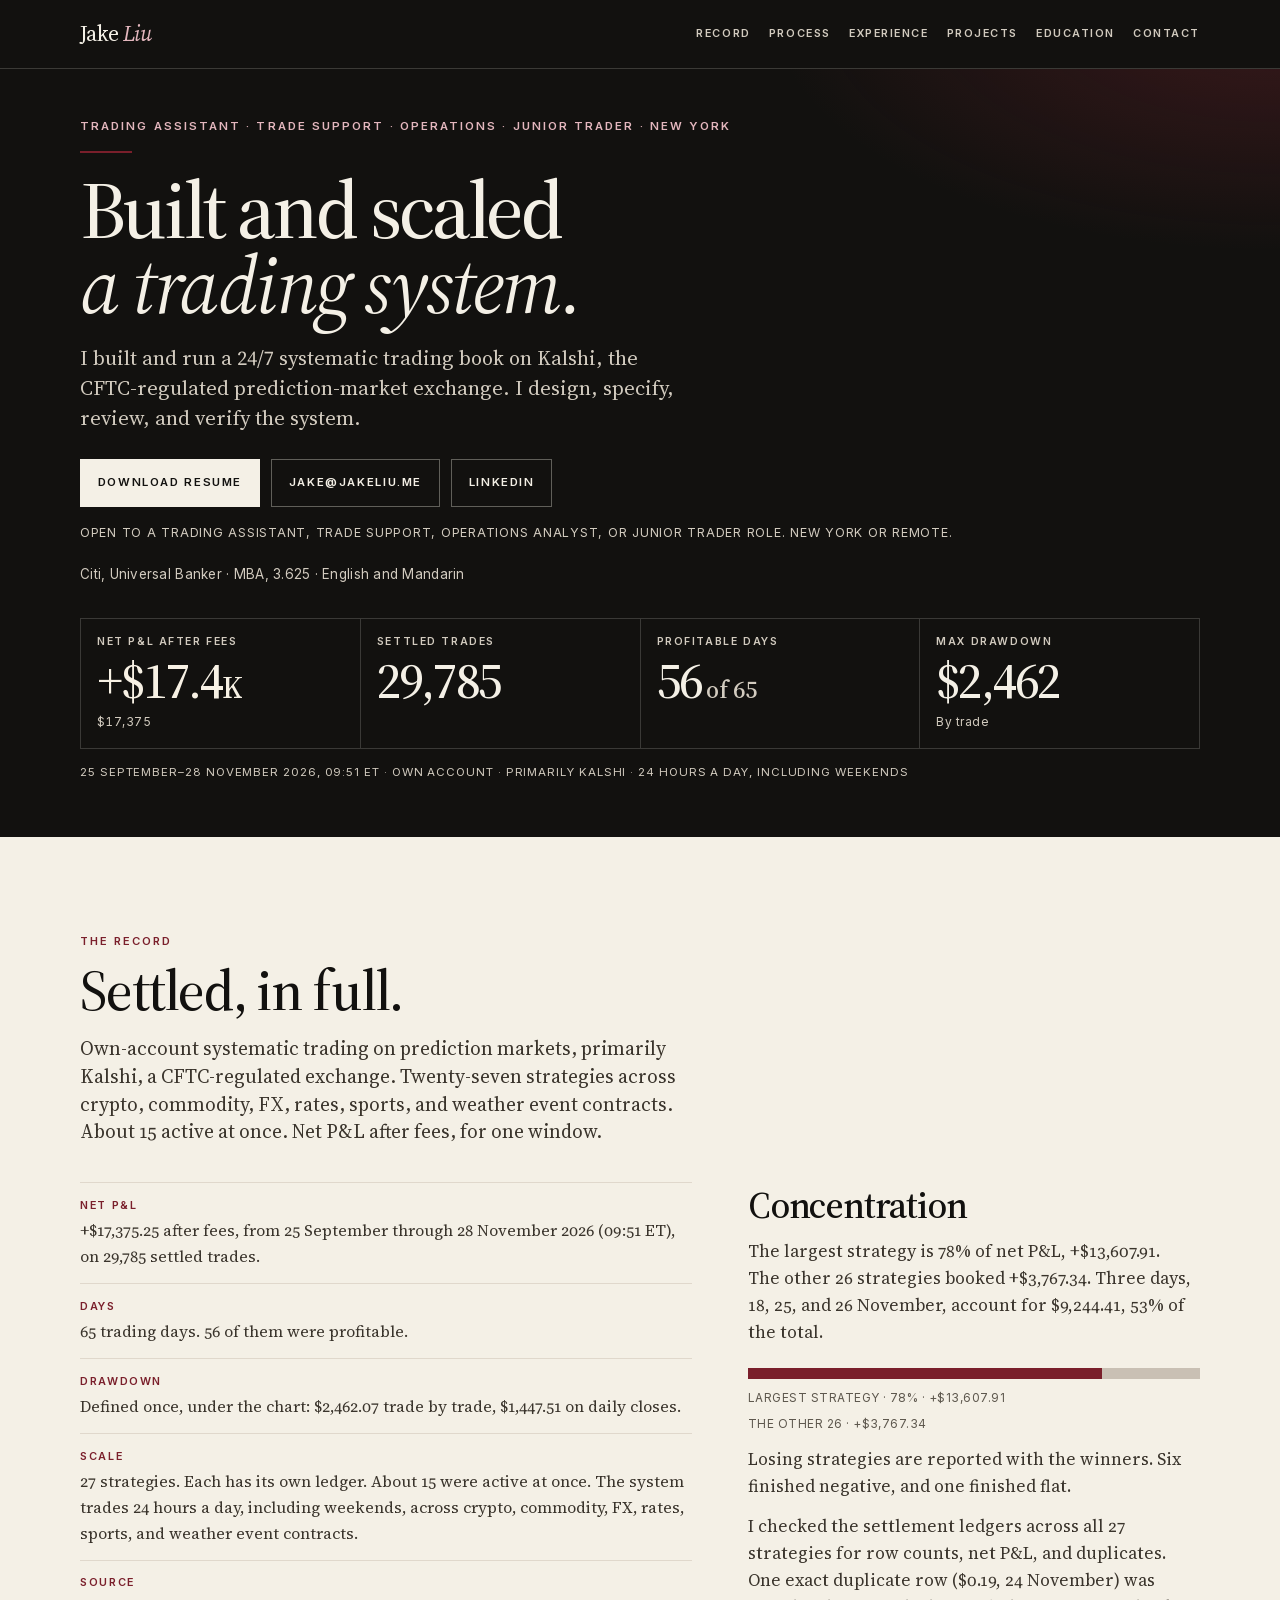
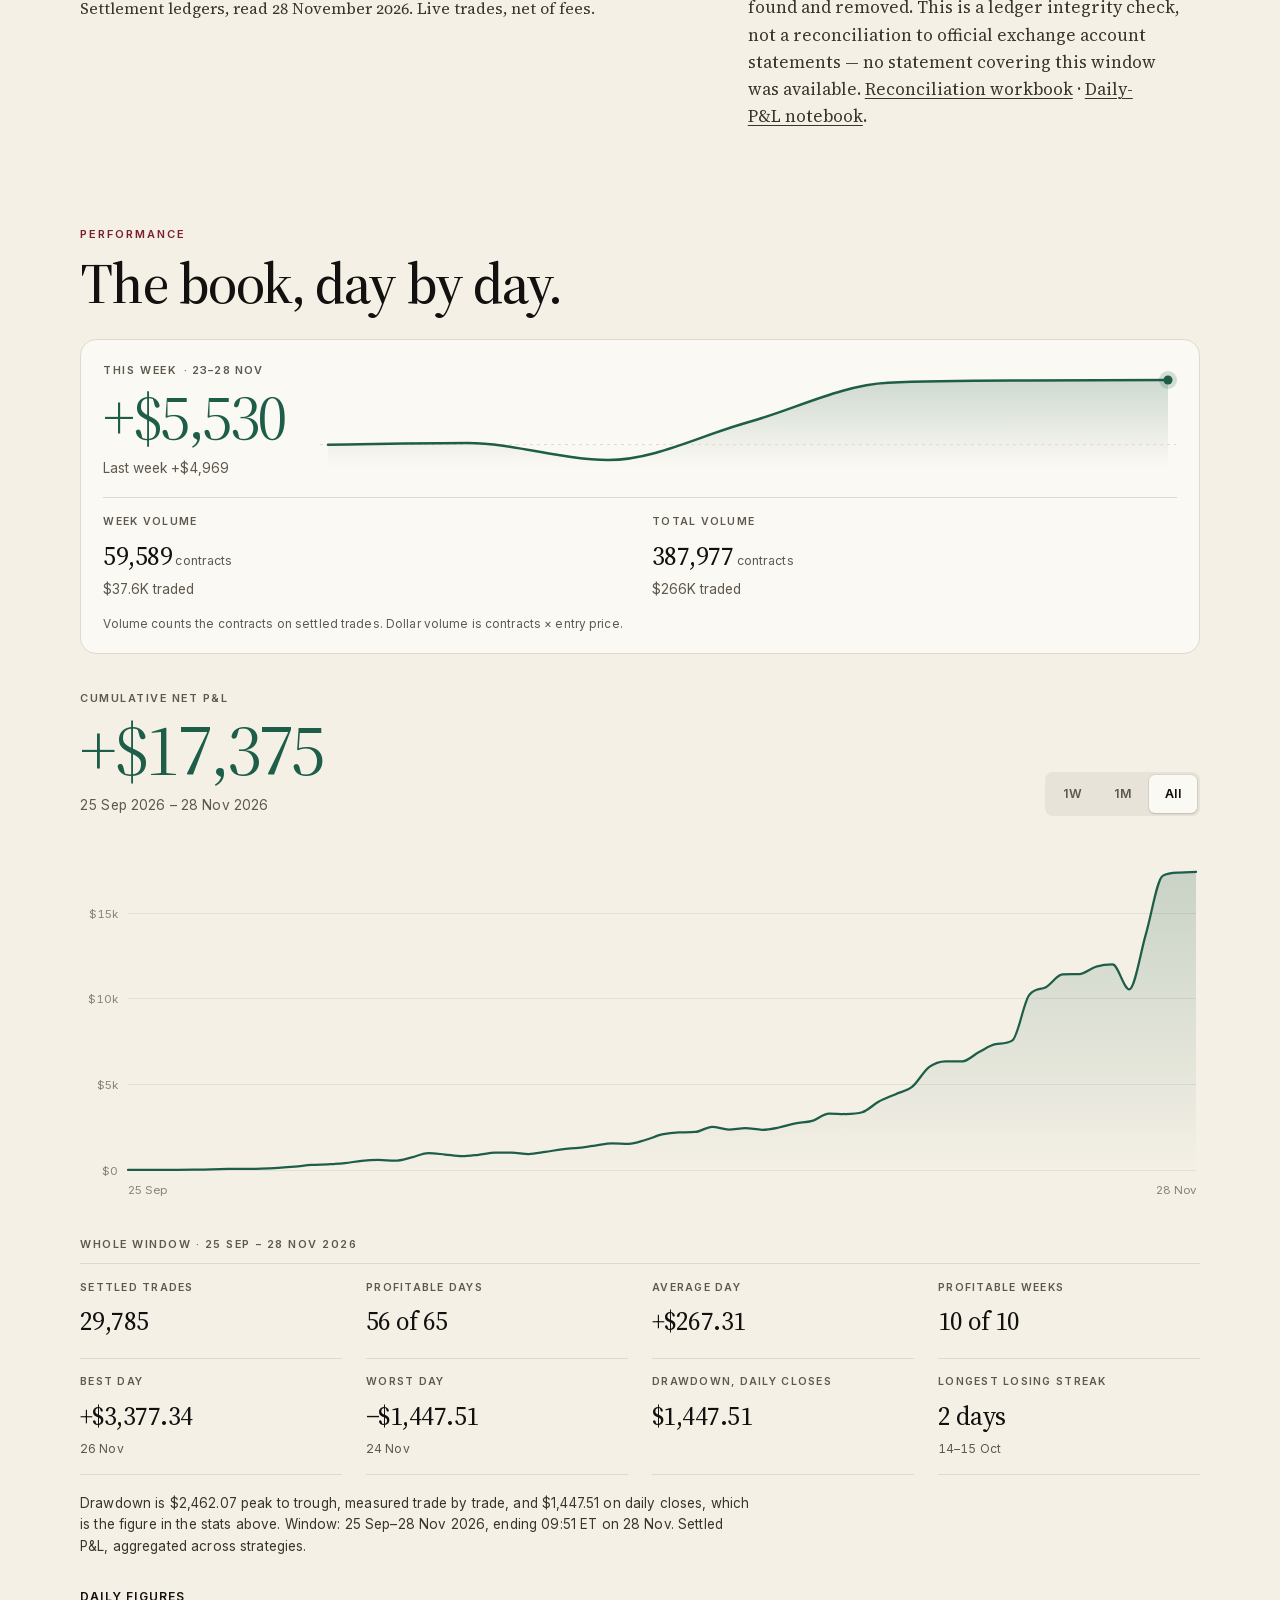
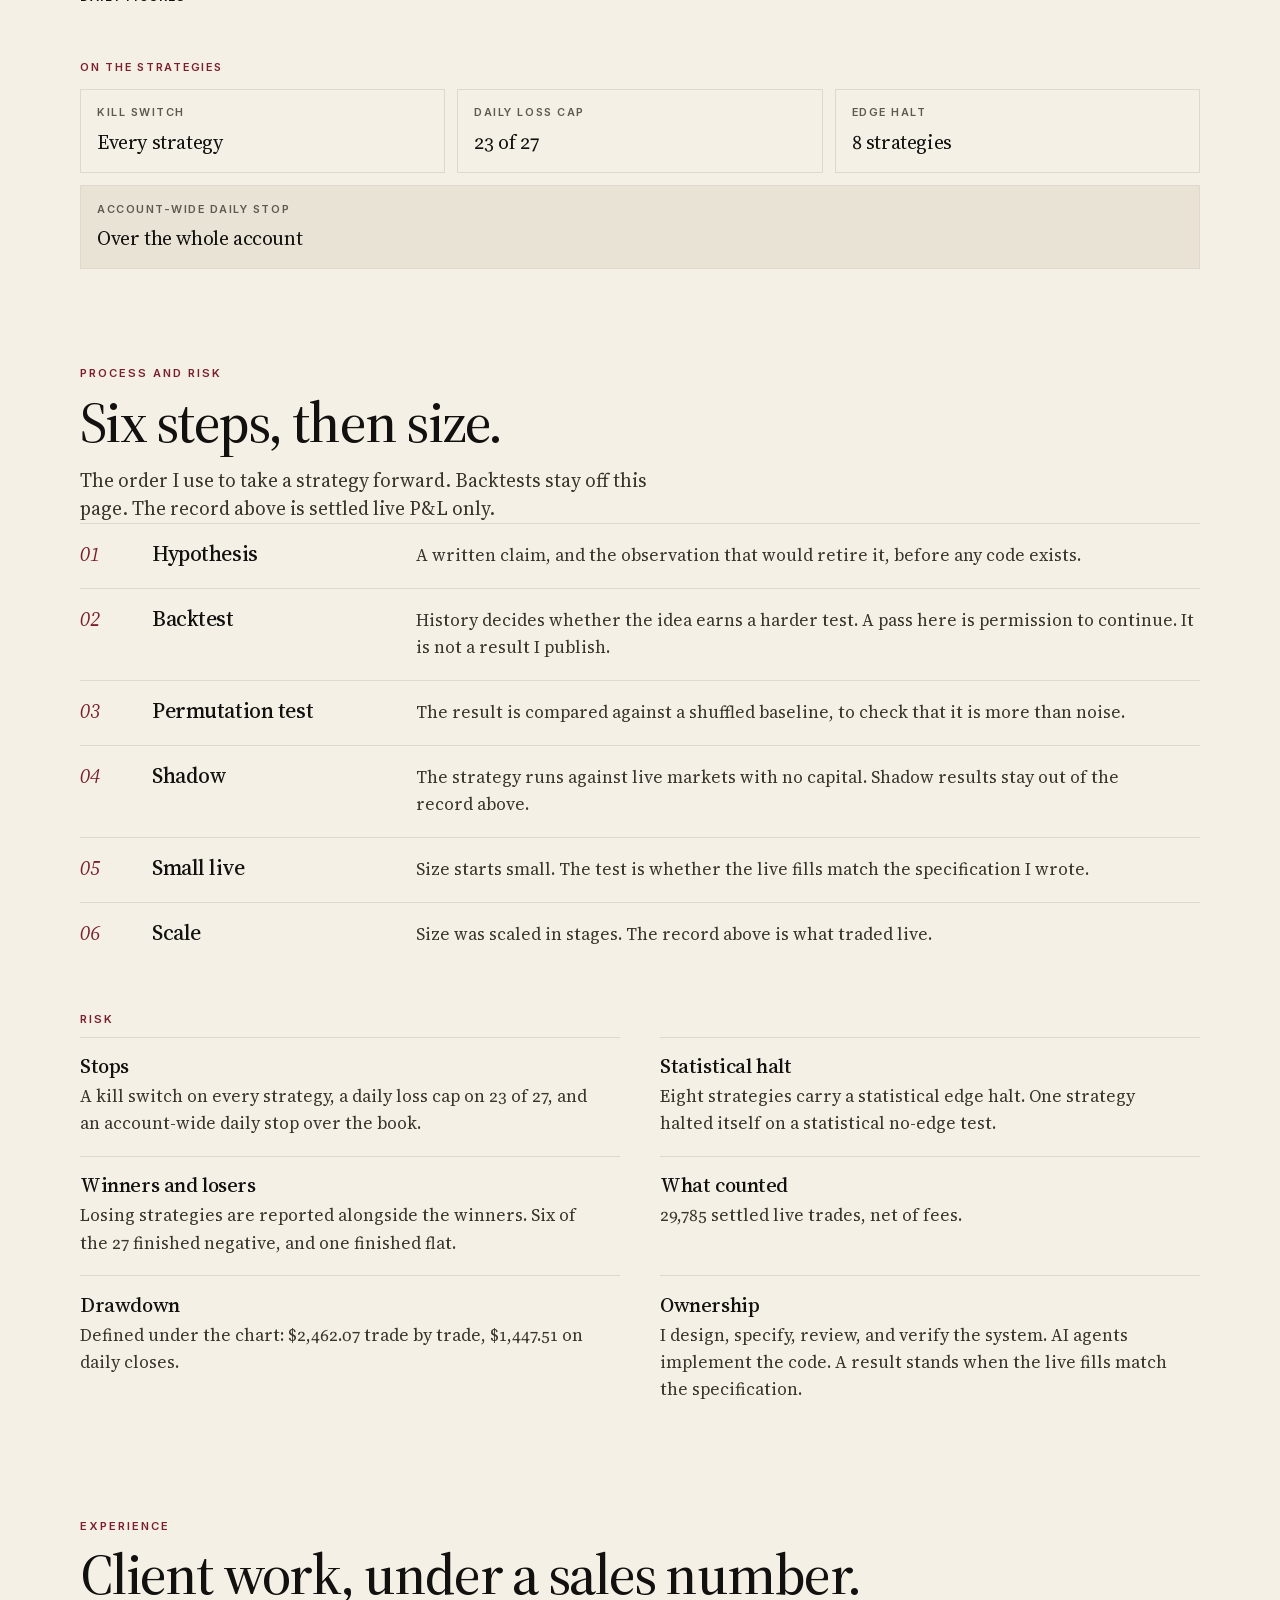
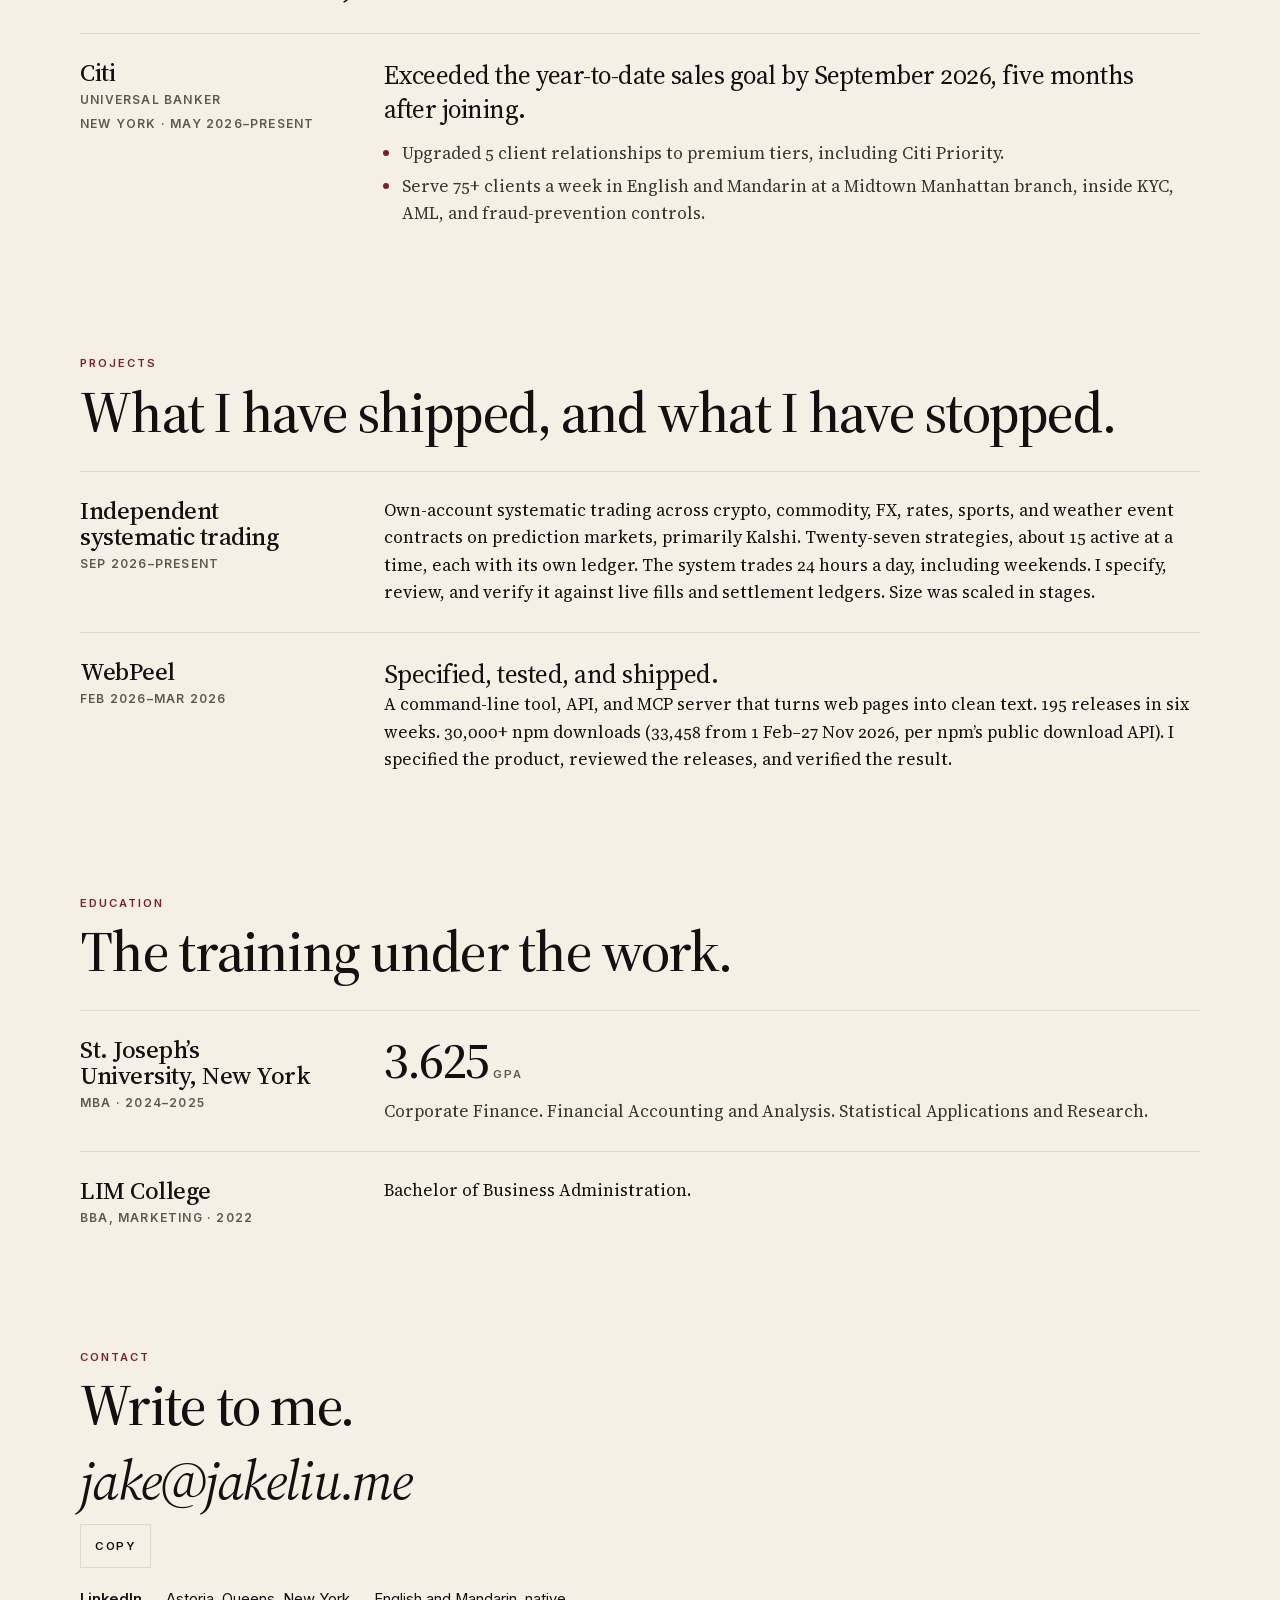
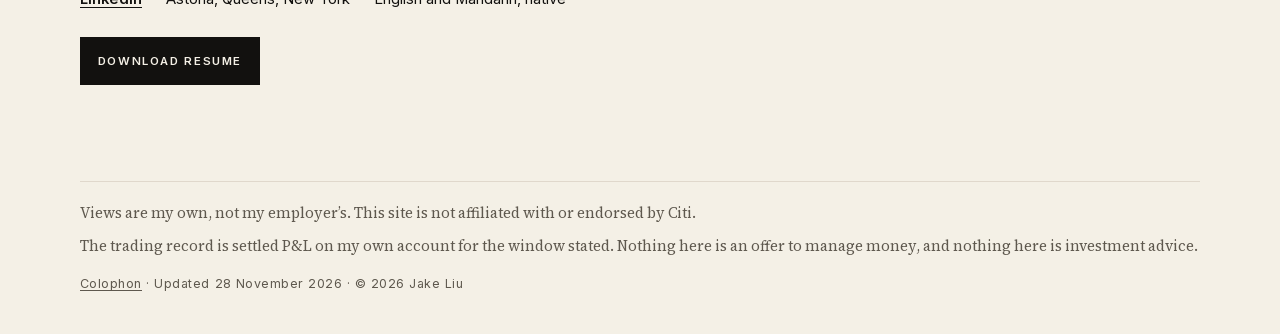
<file: index.html>
<!doctype html>
<html lang="en">
<head>
<meta charset="utf-8">
<meta name="viewport" content="width=device-width, initial-scale=1">
<title>Jake Liu · Systematic Trader</title>
<meta name="description" content="Jake Liu, Astoria, Queens. Own-account systematic trading on event-contract markets that are primarily CFTC-regulated. Booked results, risk process, and resume.">
<meta name="author" content="Jake Liu">
<link rel="canonical" href="https://jakeliu.me/">
<meta name="theme-color" content="#12110F">
<meta name="color-scheme" content="light">
<link rel="preload" href="/assets/fonts/source-serif-4-roman.woff2" as="font" type="font/woff2" crossorigin>
<link rel="preload" href="/assets/fonts/source-serif-4-italic.woff2" as="font" type="font/woff2" crossorigin>
<link rel="stylesheet" href="/assets/site.css">
<link rel="icon" href="/favicon.svg" type="image/svg+xml">
<link rel="apple-touch-icon" href="/apple-touch-icon.png">
<meta property="og:type" content="website">
<meta property="og:site_name" content="Jake Liu">
<meta property="og:title" content="Jake Liu · Built and scaled a trading system">
<meta property="og:description" content="Own-account systematic trading on event-contract markets that are primarily CFTC-regulated. New York.">
<meta property="og:url" content="https://jakeliu.me/">
<meta property="og:image" content="https://jakeliu.me/og.png">
<meta property="og:image:width" content="1200">
<meta property="og:image:height" content="630">
<meta property="og:image:alt" content="Jake Liu. Built and scaled a trading system. New York.">
<meta property="og:locale" content="en_US">
<meta name="twitter:card" content="summary_large_image">
<meta name="twitter:title" content="Jake Liu · Built and scaled a trading system">
<meta name="twitter:description" content="Own-account systematic trading on event-contract markets that are primarily CFTC-regulated. New York.">
<meta name="twitter:image" content="https://jakeliu.me/og.png">
<script type="application/ld+json">{"@context":"https://schema.org","@type":"Person","name":"Jake Liu","url":"https://jakeliu.me/","email":"mailto:jake@jakeliu.me","jobTitle":"Universal Banker","worksFor":{"@type":"Organization","name":"Citi"},"alumniOf":[{"@type":"CollegeOrUniversity","name":"St. Joseph's University, New York"},{"@type":"CollegeOrUniversity","name":"LIM College"}],"knowsLanguage":["English","Mandarin"],"address":{"@type":"PostalAddress","addressLocality":"Astoria","addressRegion":"NY","addressCountry":"US"},"sameAs":["https://www.linkedin.com/in/jakeliu-me"]}</script>
</head>
<body data-show-trading="true">
<a class="skip" href="#main">Skip to content</a>
<header class="masthead">
  <div class="wrap masthead__inner">
    <a class="brand" href="/">Jake <em>Liu</em></a>
    <nav class="nav--bar" aria-label="Main">
      <ul>
        <li data-trading><a href="#record">Record</a></li>
        <li data-trading><a href="#process">Process</a></li>
        <li><a href="#experience">Experience</a></li>
        <li><a href="#projects">Projects</a></li>
        <li><a href="#education">Education</a></li>
        <li><a href="#contact">Contact</a></li>
      </ul>
    </nav>
    <details class="nav--drawer">
      <summary>Menu</summary>
      <nav aria-label="Main">
        <ul>
          <li data-trading><a href="#record">Record</a></li>
          <li data-trading><a href="#process">Process</a></li>
          <li><a href="#experience">Experience</a></li>
          <li><a href="#projects">Projects</a></li>
          <li><a href="#education">Education</a></li>
          <li><a href="#contact">Contact</a></li>
        </ul>
      </nav>
    </details>
  </div>
</header>

<main id="main" tabindex="-1">
  <section class="hero">
    <div class="wrap">
      <p class="kicker" data-trading>Trading assistant · Trade support · Operations · Junior trader · New York</p>
      <p class="kicker" data-public-only>Universal banker · New York</p>
      <span class="rule" aria-hidden="true"></span>
      <h1 class="hero__title" data-trading>
        <span>Built and scaled</span>
        <span class="hero__italic">a trading system.</span>
      </h1>
      <h1 class="hero__title" data-public-only>
        <span>A banker who</span>
        <span class="hero__italic">checks the number.</span>
      </h1>
      <p class="hero__pitch" data-trading>I built and run a 24/7 systematic trading book on Kalshi, the CFTC-regulated prediction-market exchange. I design, specify, review, and verify the system.</p>
      <p class="hero__pitch" data-public-only>Universal Banker at Citi and MBA. I specify the work, review the result, and verify the numbers.</p>
      <div class="cta">
        <a class="btn btn--solid" href="/Jake-Liu-Resume.pdf" download="Jake-Liu-Resume.pdf">Download resume</a>
        <a class="btn btn--ghost" href="mailto:jake@jakeliu.me">jake@jakeliu.me</a>
        <a class="btn btn--ghost" href="https://www.linkedin.com/in/jakeliu-me" rel="me">LinkedIn</a>
      </div>
      <p class="hero__seek" data-trading>Open to a trading assistant, trade support, operations analyst, or junior trader role. New York or remote.</p>
      <p class="facts">Citi, Universal Banker · MBA, 3.625 · English and Mandarin</p>

      <dl class="stats" data-trading>
        <div class="stat stat--lead">
          <dt class="stat__k">Net P&amp;L after fees</dt>
          <dd class="stat__n"><span data-bind="total_k">+$17.3</span><span class="stat__unit">K</span></dd>
          <dd class="stat__sub"><span data-bind="total_r">$17,279</span></dd>
        </div>
        <div class="stat">
          <dt class="stat__k">Settled trades</dt>
          <dd class="stat__n"><span data-bind="trades">29,629</span></dd>
        </div>
        <div class="stat">
          <dt class="stat__k">Profitable days</dt>
          <dd class="stat__n"><span data-bind="prof_days">55</span><span class="stat__of"> of <span data-bind="days">64</span></span></dd>
        </div>
        <div class="stat">
          <dt class="stat__k">Max drawdown</dt>
          <dd class="stat__n"><span data-bind="dd_trade_r">$2,462</span></dd>
          <dd class="stat__sub">By trade</dd>
        </div>
      </dl>
      <p class="asof" data-trading><span data-bind="asof_long">25 September–27 November 2026, 19:16 ET</span> · Own account · Primarily Kalshi · 24 hours a day, including weekends</p>

      <div class="proofs" data-public-only>
        <p class="proof"><span class="proof__n">30,000+</span><span class="proof__k">npm downloads</span></p>
        <p class="proof"><span class="proof__n">195</span><span class="proof__k">releases in six weeks</span></p>
        <p class="proof"><span class="proof__n">3.625</span><span class="proof__k">MBA grade point average</span></p>
      </div>
    </div>
  </section>

  <section class="section" id="record" data-trading aria-labelledby="record-title">
    <div class="wrap">
      <p class="section__kicker reveal">The record</p>
      <h2 class="section__title reveal" id="record-title">Settled, in full.</h2>
      <p class="section__dek reveal">Own-account systematic trading on prediction markets, primarily Kalshi, a CFTC-regulated exchange. Twenty-seven strategies across crypto, commodity, FX, rates, sports, and weather event contracts. About 15 active at once. Net P&amp;L after fees, for one window.</p>
      <div class="spread">
        <div class="reveal">
          <ol class="measure">
            <li>
              <strong>Net P&amp;L</strong>
              <p><span data-bind="total_x">+$17,278.80</span> after fees, from <span data-bind="start_long">25 September</span> through <span data-bind="end_long">27 November 2026</span> (<span data-bind="asof_time">19:16</span> ET), on <span data-bind="trades">29,629</span> settled trades.</p>
            </li>
            <li>
              <strong>Days</strong>
              <p><span data-bind="days">64</span> trading days. <span data-bind="prof_days">55</span> of them were profitable.</p>
            </li>
            <li>
              <strong>Drawdown</strong>
              <p>Defined once, under the chart: <span data-bind="dd_trade">$2,462.07</span> trade by trade, <span data-bind="dd_close">$1,447.51</span> on daily closes.</p>
            </li>
            <li>
              <strong>Scale</strong>
              <p>27 strategies. Each has its own ledger. About 15 were active at once. The system trades 24 hours a day, including weekends, across crypto, commodity, FX, rates, sports, and weather event contracts.</p>
            </li>
            <li>
              <strong>Source</strong>
              <p>Settlement ledgers, read <span data-bind="end_long">27 November 2026</span>. Live trades, net of fees.</p>
            </li>
          </ol>
        </div>
        <aside class="concentration reveal">
          <h3>Concentration</h3>
          <p>The largest strategy is <span data-bind="top_share">79%</span> of net P&amp;L, <span data-bind="top_pnl">+$13,607.91</span>. The other <span data-bind="others_n">26</span> strategies booked <span data-bind="others_pnl">+$3,670.89</span>. Three days, <span data-bind="top3_days">18, 25, and 26 November</span>, account for <span data-bind="top3_sum">$9,244.41</span>, <span data-bind="top3_share">53%</span> of the total.</p>
          <figure class="split">
            <div class="split__bar" role="img" aria-label="Share of net P and L. The largest strategy is 79 percent. The other strategies are the remaining 21 percent." data-bind-aria="split">
              <span class="split__main" data-bind-width="top_share_n"></span>
              <span class="split__rest" data-bind-width="rest_share_n"></span>
            </div>
            <figcaption>
              <span>Largest strategy · <span data-bind="top_share">79%</span> · <span data-bind="top_pnl">+$13,607.91</span></span>
              <span>The other <span data-bind="others_n">26</span> · <span data-bind="others_pnl">+$3,670.89</span></span>
            </figcaption>
          </figure>
          <p>Losing strategies are reported with the winners. <span data-bind="neg_word">Seven</span> finished negative, and <span data-bind="flat_word">one</span> finished flat.</p>
          <p>I checked the settlement ledgers across all 27 strategies for row counts, net P&amp;L, and duplicates. One exact duplicate row ($0.19, 24 November) was found and removed. This is a ledger integrity check, not a reconciliation to official exchange account statements — no statement covering this window was available. <a href="/data/Jake-Liu-Reconciliation.xlsx">Reconciliation workbook</a> · <a href="/data/performance-analysis.ipynb">Daily-P&amp;L notebook</a>.</p>
        </aside>
      </div>
    </div>
  </section>

  <section class="section performance" id="performance" data-trading data-performance hidden aria-labelledby="performance-title">
    <div class="wrap">
      <p class="section__kicker">Performance</p>
      <h2 class="section__title" id="performance-title">The book, day by day.</h2>
      <section class="weekcard" data-weekcard data-theme="light" hidden aria-label="This week">
        <div class="weekcard__top">
          <div class="weekcard__main">
            <p class="perf-label">This week <span class="weekcard__range" data-wk-range></span></p>
            <p class="weekcard__value" data-wk-value></p>
            <p class="weekcard__sub" data-wk-sub></p>
          </div>
          <div class="weekcard__spark" data-wk-spark role="img" aria-label="This week's cumulative net P&amp;L"></div>
        </div>
        <dl class="weekcard__vol">
          <div><dt>Week volume</dt><dd data-wk-vol></dd></div>
          <div><dt>Total volume</dt><dd data-wk-volall></dd></div>
        </dl>
        <p class="weekcard__note" data-wk-note>Volume counts the contracts on settled trades. Dollar volume is contracts × entry price.</p>
      </section>
      <div class="perf-head">
        <div class="perf-meta">
          <p class="perf-label">Cumulative net P&amp;L</p>
          <p class="perf-value" data-perf-value></p>
          <p class="perf-period" data-perf-period></p>
        </div>
        <div class="range" role="group" aria-label="Time range">
          <button type="button" data-range="1w" aria-pressed="false">1W</button>
          <button type="button" data-range="1m" aria-pressed="false">1M</button>
          <button type="button" data-range="all" aria-pressed="true">All</button>
        </div>
      </div>
      <figure class="chart-card">
        <figcaption class="sr-only">Cumulative settled net P&amp;L for the selected range, one line.</figcaption>
        <div class="chart" data-equity tabindex="0" role="application" aria-label="Cumulative net P&amp;L, line chart. Use the left and right arrow keys to move through the days."></div>
        <p class="sr-only" data-perf-live aria-live="polite"></p>
      </figure>
      <p class="pstats__cap">Whole window · <span data-bind="window_short">25 Sep – 27 Nov 2026</span></p>
      <dl class="pstats">
        <div><dt>Settled trades</dt><dd><span data-bind="trades">29,629</span></dd></div>
        <div><dt>Profitable days</dt><dd><span data-bind="prof_days">55</span> of <span data-bind="days">64</span></dd></div>
        <div><dt>Average day</dt><dd><span data-bind="avg_day">+$269.98</span></dd></div>
        <div><dt>Profitable weeks</dt><dd><span data-bind="prof_weeks">10</span> of <span data-bind="weeks">10</span></dd></div>
        <div><dt>Best day</dt><dd><span data-bind="best_day">+$3,377.34</span><span class="sub" data-bind="best_day_date">26 Nov</span></dd></div>
        <div><dt>Worst day</dt><dd><span data-bind="worst_day">−$1,447.51</span><span class="sub" data-bind="worst_day_date">24 Nov</span></dd></div>
        <div><dt>Drawdown, daily closes</dt><dd><span data-bind="dd_close">$1,447.51</span></dd></div>
        <div><dt>Longest losing streak</dt><dd><span data-bind="streak_n">2</span> days<span class="sub" data-bind="streak_dates">14–15 Oct</span></dd></div>
      </dl>
      <p class="chart-note">Drawdown is <span data-bind="dd_trade">$2,462.07</span> peak to trough, measured trade by trade, and <span data-bind="dd_close">$1,447.51</span> on daily closes, which is the figure in the stats above. Window: <span data-bind="window_short2">25 Sep–27 Nov 2026</span>, ending <span data-bind="asof_time">19:16</span> ET on <span data-bind="end_short">27 Nov</span>. Settled P&amp;L, aggregated across strategies.</p>
      <details class="data-fallback">
        <summary>Daily figures</summary>
        <div class="table-scroll" tabindex="0" data-table></div>
      </details>
      <div class="diagram" aria-label="Risk controls">
        <p class="diagram__label">On the strategies</p>
        <ol class="diagram__row">
          <li>
            <span class="diagram__k">Kill switch</span>
            <span class="diagram__v">Every strategy</span>
          </li>
          <li>
            <span class="diagram__k">Daily loss cap</span>
            <span class="diagram__v">23 of 27</span>
          </li>
          <li>
            <span class="diagram__k">Edge halt</span>
            <span class="diagram__v">8 strategies</span>
          </li>
        </ol>
        <div class="diagram__account">
          <span class="diagram__k">Account-wide daily stop</span>
          <span class="diagram__v">Over the whole account</span>
        </div>
      </div>
    </div>
  </section>

  <section class="section" id="process" data-trading aria-labelledby="process-title">
    <div class="wrap">
      <p class="section__kicker reveal">Process and risk</p>
      <h2 class="section__title reveal" id="process-title">Six steps, then size.</h2>
      <p class="section__dek reveal">The order I use to take a strategy forward. Backtests stay off this page. The record above is settled live P&amp;L only.</p>
      <ol class="steps">
        <li class="step reveal">
          <span class="step__n">01</span>
          <h3>Hypothesis</h3>
          <p>A written claim, and the observation that would retire it, before any code exists.</p>
        </li>
        <li class="step reveal">
          <span class="step__n">02</span>
          <h3>Backtest</h3>
          <p>History decides whether the idea earns a harder test. A pass here is permission to continue. It is not a result I publish.</p>
        </li>
        <li class="step reveal">
          <span class="step__n">03</span>
          <h3>Permutation test</h3>
          <p>The result is compared against a shuffled baseline, to check that it is more than noise.</p>
        </li>
        <li class="step reveal">
          <span class="step__n">04</span>
          <h3>Shadow</h3>
          <p>The strategy runs against live markets with no capital. Shadow results stay out of the record above.</p>
        </li>
        <li class="step reveal">
          <span class="step__n">05</span>
          <h3>Small live</h3>
          <p>Size starts small. The test is whether the live fills match the specification I wrote.</p>
        </li>
        <li class="step reveal">
          <span class="step__n">06</span>
          <h3>Scale</h3>
          <p>Size was scaled in stages. The record above is what traded live.</p>
        </li>
      </ol>

      <p class="block-title reveal">Risk</p>
      <ul class="risks">
        <li class="reveal">
          <h3>Stops</h3>
          <p>A kill switch on every strategy, a daily loss cap on 23 of 27, and an account-wide daily stop over the book.</p>
        </li>
        <li class="reveal">
          <h3>Statistical halt</h3>
          <p>Eight strategies carry a statistical edge halt. One strategy halted itself on a statistical no-edge test.</p>
        </li>
        <li class="reveal">
          <h3>Winners and losers</h3>
          <p>Losing strategies are reported alongside the winners. <span data-bind="neg_word">Seven</span> of the <span data-bind="strategies">27</span> finished negative, and <span data-bind="flat_word">one</span> finished flat.</p>
        </li>
        <li class="reveal">
          <h3>What counted</h3>
          <p><span data-bind="trades">29,629</span> settled live trades, net of fees.</p>
        </li>
        <li class="reveal">
          <h3>Drawdown</h3>
          <p>Defined under the chart: <span data-bind="dd_trade">$2,462.07</span> trade by trade, <span data-bind="dd_close">$1,447.51</span> on daily closes.</p>
        </li>
        <li class="reveal">
          <h3>Ownership</h3>
          <p>I design, specify, review, and verify the system. AI agents implement the code. A result stands when the live fills match the specification.</p>
        </li>
      </ul>
    </div>
  </section>

  <section class="section" id="experience" aria-labelledby="experience-title">
    <div class="wrap">
      <p class="section__kicker reveal">Experience</p>
      <h2 class="section__title reveal" id="experience-title">Client work, under a sales number.</h2>
      <div class="entries">
        <article class="entry reveal">
          <div>
            <h3>Citi</h3>
            <p class="entry__role">Universal Banker</p>
            <p class="entry__when">New York · May 2026–present</p>
          </div>
          <div>
            <p class="entry__lead">Exceeded the year-to-date sales goal by September 2026, five months after joining.</p>
            <ul>
              <li>Upgraded 5 client relationships to premium tiers, including Citi Priority.</li>
              <li>Serve 75+ clients a week in English and Mandarin at a Midtown Manhattan branch, inside KYC, AML, and fraud-prevention controls.</li>
            </ul>
          </div>
        </article>
      </div>
    </div>
  </section>

  <section class="section" id="projects" aria-labelledby="projects-title">
    <div class="wrap">
      <p class="section__kicker reveal">Projects</p>
      <h2 class="section__title reveal" id="projects-title">What I have shipped, and what I have stopped.</h2>
      <div class="entries">
        <article class="entry reveal" data-trading>
          <div>
            <h3>Independent systematic trading</h3>
            <p class="entry__when">Sep 2026–present</p>
          </div>
          <div>
            <p>Own-account systematic trading across crypto, commodity, FX, rates, sports, and weather event contracts on prediction markets, primarily Kalshi. Twenty-seven strategies, about 15 active at a time, each with its own ledger. The system trades 24 hours a day, including weekends. I specify, review, and verify it against live fills and settlement ledgers. Size was scaled in stages.</p>
          </div>
        </article>
        <article class="entry reveal">
          <div>
            <h3>WebPeel</h3>
            <p class="entry__when">Feb 2026–Mar 2026</p>
          </div>
          <div>
            <p class="entry__lead">Specified, tested, and shipped.</p>
            <p>A command-line tool, API, and MCP server that turns web pages into clean text. 195 releases in six weeks. 30,000+ npm downloads (33,458 from 1 Feb–27 Nov 2026, per npm’s public download API). I specified the product, reviewed the releases, and verified the result.</p>
          </div>
        </article>
      </div>
    </div>
  </section>

  <section class="section" id="education" aria-labelledby="education-title">
    <div class="wrap">
      <p class="section__kicker reveal">Education</p>
      <h2 class="section__title reveal" id="education-title">The training under the work.</h2>
      <div class="entries">
        <article class="entry reveal">
          <div>
            <h3>St. Joseph’s University, New York</h3>
            <p class="entry__when">MBA · 2024–2025</p>
          </div>
          <div>
            <p class="gpa"><span class="gpa__n">3.625</span><span class="gpa__l">GPA</span></p>
            <p class="course">Corporate Finance. Financial Accounting and Analysis. Statistical Applications and Research.</p>
          </div>
        </article>
        <article class="entry reveal">
          <div>
            <h3>LIM College</h3>
            <p class="entry__when">BBA, Marketing · 2022</p>
          </div>
          <div>
            <p>Bachelor of Business Administration.</p>
          </div>
        </article>
      </div>
    </div>
  </section>

  <section class="section" id="contact" aria-labelledby="contact-title">
    <div class="wrap">
      <p class="section__kicker reveal">Contact</p>
      <h2 class="section__title reveal" id="contact-title">Write to me.</h2>
      <p class="contact__email reveal"><a href="mailto:jake@jakeliu.me">jake@jakeliu.me</a></p>
      <div class="contact__row reveal">
        <button class="copy" type="button" data-copy="jake@jakeliu.me" hidden>Copy</button>
        <span class="copy__status" data-copy-status role="status"></span>
      </div>
      <p class="contact__links reveal">
        <a href="https://www.linkedin.com/in/jakeliu-me" rel="me">LinkedIn</a>
        <span>Astoria, Queens, New York</span>
        <span>English and Mandarin, native</span>
      </p>
      <div class="cta reveal">
        <a class="btn btn--ink" href="/Jake-Liu-Resume.pdf" download="Jake-Liu-Resume.pdf">Download resume</a>
      </div>
    </div>
  </section>

</main>

<footer class="footer">
  <div class="wrap footer__inner">
    <p>Views are my own, not my employer’s. This site is not affiliated with or endorsed by Citi.</p>
    <p data-trading>The trading record is settled P&amp;L on my own account for the window stated. Nothing here is an offer to manage money, and nothing here is investment advice.</p>
    <p class="footer__meta"><a href="/colophon/">Colophon</a> · Updated <span data-bind="end_long">27 November 2026</span> · © 2026 Jake Liu</p>
  </div>
</footer>
<script src="/assets/site.js"></script>
</body>
</html>
</file>
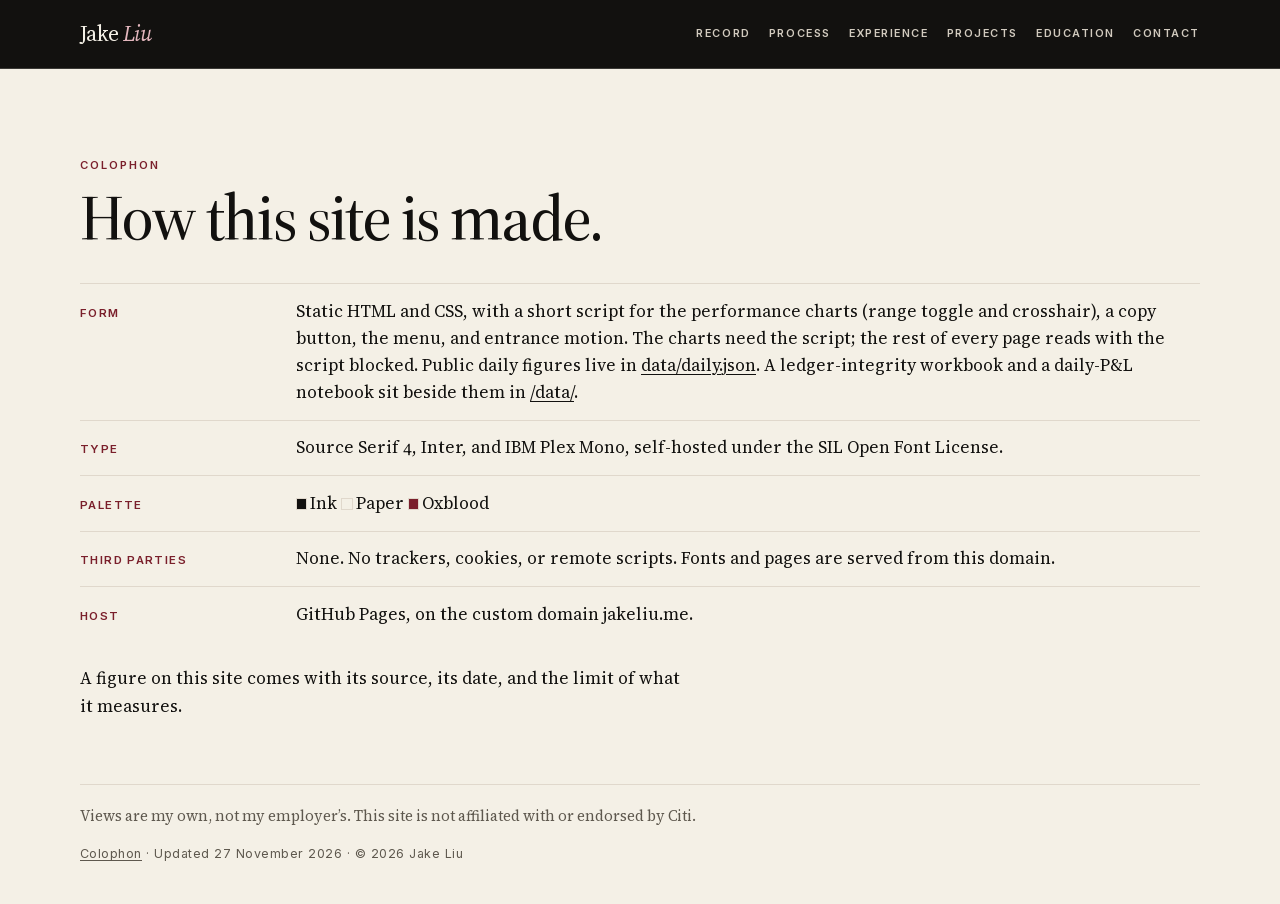
<file: colophon/index.html>
<!doctype html>
<html lang="en">
<head>
<meta charset="utf-8">
<meta name="viewport" content="width=device-width, initial-scale=1">
<title>Colophon · Jake Liu</title>
<meta name="description" content="How jakeliu.me is made: static HTML, self-hosted type, no trackers.">
<link rel="canonical" href="https://jakeliu.me/colophon/">
<meta name="theme-color" content="#12110F">
<meta name="color-scheme" content="light">
<link rel="stylesheet" href="/assets/site.css">
<link rel="icon" href="/favicon.svg" type="image/svg+xml">
<link rel="apple-touch-icon" href="/apple-touch-icon.png">
<meta property="og:type" content="website">
<meta property="og:site_name" content="Jake Liu">
<meta property="og:title" content="Colophon · Jake Liu">
<meta property="og:description" content="How jakeliu.me is made: static HTML, self-hosted type, no trackers.">
<meta property="og:url" content="https://jakeliu.me/colophon/">
<meta property="og:image" content="https://jakeliu.me/og.png">
<meta property="og:image:width" content="1200">
<meta property="og:image:height" content="630">
<meta property="og:image:alt" content="Jake Liu. Built and scaled a trading system. New York.">
<meta name="twitter:card" content="summary_large_image">
<meta name="twitter:title" content="Colophon · Jake Liu">
<meta name="twitter:image" content="https://jakeliu.me/og.png">
</head>
<body data-show-trading="true">
<a class="skip" href="#main">Skip to content</a>
<header class="masthead">
  <div class="wrap masthead__inner">
    <a class="brand" href="/">Jake <em>Liu</em></a>
    <nav class="nav--bar" aria-label="Main">
      <ul>
        <li data-trading><a href="/#record">Record</a></li>
        <li data-trading><a href="/#process">Process</a></li>
        <li><a href="/#experience">Experience</a></li>
        <li><a href="/#projects">Projects</a></li>
        <li><a href="/#education">Education</a></li>
        <li><a href="/#contact">Contact</a></li>
      </ul>
    </nav>
    <details class="nav--drawer">
      <summary>Menu</summary>
      <nav aria-label="Main">
        <ul>
          <li data-trading><a href="/#record">Record</a></li>
          <li data-trading><a href="/#process">Process</a></li>
          <li><a href="/#experience">Experience</a></li>
          <li><a href="/#projects">Projects</a></li>
          <li><a href="/#education">Education</a></li>
          <li><a href="/#contact">Contact</a></li>
        </ul>
      </nav>
    </details>
  </div>
</header>
<main id="main" class="doc" tabindex="-1">
  <div class="wrap">
    <p class="doc__kicker">Colophon</p>
    <h1>How this site is made.</h1>
    <dl class="spec">
      <div><dt>Form</dt><dd>Static HTML and CSS, with a short script for the performance charts (range toggle and crosshair), a copy button, the menu, and entrance motion. The charts need the script; the rest of every page reads with the script blocked. Public daily figures live in <a href="/data/daily.json">data/daily.json</a>. A ledger-integrity workbook and a daily-P&amp;L notebook sit beside them in <a href="/data/">/data/</a>.</dd></div>
      <div><dt>Type</dt><dd>Source Serif 4, Inter, and IBM Plex Mono, self-hosted under the SIL Open Font License.</dd></div>
      <div><dt>Palette</dt><dd><span class="swatch" style="--c:#12110F"></span>Ink <span class="swatch" style="--c:#F4F0E6"></span>Paper <span class="swatch" style="--c:#7A1F2B"></span>Oxblood</dd></div>
      <div><dt>Third parties</dt><dd>None. No trackers, cookies, or remote scripts. Fonts and pages are served from this domain.</dd></div>
      <div><dt>Host</dt><dd>GitHub Pages, on the custom domain jakeliu.me.</dd></div>
    </dl>
    <div class="doc__body">
      <p>A figure on this site comes with its source, its date, and the limit of what it measures.</p>
    </div>
  </div>
</main>
<footer class="footer">
  <div class="wrap footer__inner">
    <p>Views are my own, not my employer’s. This site is not affiliated with or endorsed by Citi.</p>
    <p class="footer__meta"><a href="/colophon/">Colophon</a> · Updated 27 November 2026 · © 2026 Jake Liu</p>
  </div>
</footer>
<script src="/assets/site.js"></script>
</body>
</html>
</file>
<file: assets/site.css>
@font-face {
  font-family: "Source Serif 4";
  src: url("/assets/fonts/source-serif-4-roman.woff2") format("woff2");
  font-weight: 400 600;
  font-style: normal;
  font-display: swap;
}
@font-face {
  font-family: "Source Serif 4";
  src: url("/assets/fonts/source-serif-4-italic.woff2") format("woff2");
  font-weight: 400;
  font-style: italic;
  font-display: swap;
}
@font-face {
  font-family: "Inter";
  src: url("/assets/fonts/inter.woff2") format("woff2");
  font-weight: 400 600;
  font-style: normal;
  font-display: swap;
}
@font-face {
  font-family: "IBM Plex Mono";
  src: url("/assets/fonts/ibm-plex-mono-regular.woff2") format("woff2");
  font-weight: 400;
  font-style: normal;
  font-display: swap;
}

:root {
  --ink: #12110F;
  --ink-soft: #3A342C;
  --muted: #5E584E;
  --paper: #F4F0E6;
  --paper-2: #E9E3D6;
  --line: #E0D8CC;
  --oxblood: #7A1F2B;
  --rose: #E4B7BE;
  --cream: #F4F0E6;
  --cream-dim: #D2CBBF;
  --line-dark: rgba(244, 240, 230, 0.18);
  --serif: "Source Serif 4", Georgia, "Times New Roman", serif;
  --sans: "Inter", "Helvetica Neue", Arial, sans-serif;
  --mono: "IBM Plex Mono", ui-monospace, Menlo, Consolas, monospace;
  --wrap: 1120px;
  --header: 4.25rem;
  --ease: cubic-bezier(0.16, 1, 0.3, 1);
}

*, *::before, *::after { box-sizing: border-box; }
html {
  scroll-padding-top: calc(var(--header) + 0.75rem);
  background: var(--paper);
  -webkit-text-size-adjust: 100%;
  text-size-adjust: 100%;
}
body {
  margin: 0;
  background: var(--paper);
  color: var(--ink);
  font-family: var(--serif);
  font-size: 1.0625rem;
  line-height: 1.6;
  font-variant-numeric: oldstyle-nums proportional-nums;
  text-rendering: optimizeLegibility;
  -webkit-font-smoothing: antialiased;
}
::selection { background: var(--oxblood); color: var(--cream); }
img, svg { display: block; max-width: 100%; }
h1, h2, h3, p, ul, ol, dl, dd, figure { margin: 0; }
h1, h2, h3 { font-weight: 500; line-height: 1.05; text-wrap: balance; }
p, li { text-wrap: pretty; }
a {
  color: inherit;
  text-decoration-thickness: 1px;
  text-underline-offset: 0.18em;
}
button, summary { font: inherit; color: inherit; }
button { background: none; border: 0; padding: 0; }
:focus-visible {
  outline: 2px solid var(--oxblood);
  outline-offset: 3px;
}
.masthead :focus-visible,
.hero :focus-visible {
  outline-color: var(--cream);
}
.skip {
  position: absolute;
  left: 1rem;
  top: -5rem;
  z-index: 80;
  padding: 0.7rem 1rem;
  background: var(--cream);
  color: var(--ink);
  font-family: var(--sans);
  font-size: 0.85rem;
  font-weight: 600;
  text-decoration: none;
}
.skip:focus { top: 0.75rem; }
.wrap {
  width: min(var(--wrap), calc(100% - 2.5rem));
  margin-inline: auto;
}
.sr-only {
  position: absolute !important;
  width: 1px;
  height: 1px;
  padding: 0;
  margin: -1px;
  overflow: hidden;
  clip: rect(0 0 0 0);
  white-space: nowrap;
  border: 0;
}

body:not([data-show-trading="true"]) [data-trading] { display: none !important; }
body[data-show-trading="true"] [data-public-only] { display: none !important; }

/* Masthead */
.masthead {
  position: sticky;
  top: 0;
  z-index: 40;
  background: var(--ink);
  color: var(--cream);
  border-bottom: 1px solid var(--line-dark);
  padding-top: env(safe-area-inset-top);
}
.masthead__inner {
  display: flex;
  align-items: center;
  justify-content: space-between;
  min-height: var(--header);
  gap: 1rem;
}
.brand {
  text-decoration: none;
  font-size: 1.35rem;
  letter-spacing: -0.03em;
  line-height: 1;
  color: var(--cream);
}
.brand em {
  font-style: italic;
  font-weight: 400;
  color: var(--rose);
}
.nav--bar { display: none; }
.nav--bar ul,
.nav--drawer ul {
  list-style: none;
  margin: 0;
  padding: 0;
}
.nav--bar a,
.nav--drawer a {
  text-decoration: none;
  font-family: var(--sans);
  font-weight: 600;
  letter-spacing: 0.14em;
  text-transform: uppercase;
}
.nav--drawer summary {
  display: inline-flex;
  align-items: center;
  min-height: 44px;
  min-width: 44px;
  padding-inline: 0.25rem;
  cursor: pointer;
  list-style: none;
  font-family: var(--sans);
  font-size: 0.72rem;
  font-weight: 600;
  letter-spacing: 0.16em;
  text-transform: uppercase;
  color: var(--cream-dim);
}
.nav--drawer summary::-webkit-details-marker { display: none; }
.nav--drawer summary:hover { color: var(--cream); }
.nav--drawer nav {
  position: absolute;
  top: 100%;
  left: 0;
  right: 0;
  background: var(--ink);
  border-bottom: 1px solid var(--line-dark);
  padding: 0.25rem 0 0.85rem;
}
.nav--drawer a {
  display: flex;
  align-items: center;
  min-height: 44px;
  padding: 0 1.25rem;
  font-size: 0.78rem;
  color: var(--cream);
}
.nav--drawer a:hover { color: var(--rose); }
@media (min-width: 1080px) {
  .nav--drawer { display: none; }
  .nav--bar { display: block; }
  .nav--bar ul {
    display: flex;
    align-items: center;
    gap: 0.15rem 1.15rem;
  }
  .nav--bar a {
    display: inline-flex;
    align-items: center;
    min-height: 44px;
    font-size: 0.68rem;
    color: var(--cream-dim);
  }
  .nav--bar a:hover { color: var(--cream); }
}

/* Hero */
.hero {
  background:
    radial-gradient(880px 420px at 100% -8%, rgba(158, 42, 58, 0.28), transparent 58%),
    var(--ink);
  color: var(--cream);
  padding: clamp(1.75rem, 4vw, 3rem) 0 clamp(2.25rem, 5vw, 3.5rem);
}
.kicker {
  font-family: var(--sans);
  font-size: 0.72rem;
  font-weight: 600;
  letter-spacing: 0.18em;
  text-transform: uppercase;
  color: var(--rose);
}
.hero .kicker { color: var(--rose); }
.rule {
  display: block;
  width: 3.25rem;
  height: 2px;
  margin: 1rem 0 1.15rem;
  background: var(--oxblood);
}
.hero__title {
  font-size: clamp(2.45rem, 6.4vw, 5.75rem);
  font-weight: 500;
  letter-spacing: -0.038em;
  line-height: 0.92;
}
.hero__title span { display: block; }
.hero__italic {
  font-style: italic;
  font-weight: 400;
  letter-spacing: -0.03em;
}
.hero__pitch {
  max-width: 38rem;
  margin-top: 1.35rem;
  font-size: clamp(1.12rem, 1.6vw, 1.35rem);
  line-height: 1.45;
  color: var(--cream-dim);
  font-variant-numeric: lining-nums proportional-nums;
}
.cta {
  display: flex;
  flex-wrap: wrap;
  gap: 0.7rem;
  margin-top: 1.6rem;
}
.btn {
  display: inline-flex;
  align-items: center;
  justify-content: center;
  min-height: 48px;
  padding: 0.75rem 1.05rem;
  border: 1px solid transparent;
  font-family: var(--sans);
  font-size: 0.72rem;
  font-weight: 600;
  letter-spacing: 0.14em;
  text-transform: uppercase;
  text-decoration: none;
  line-height: 1;
}
.btn--solid {
  background: var(--cream);
  color: var(--ink);
}
.btn--solid:hover { background: #fff; }
.btn--ghost {
  border-color: rgba(244, 240, 230, 0.35);
  color: var(--cream);
}
.btn--ghost:hover { background: rgba(244, 240, 230, 0.06); }
.btn--ink {
  background: var(--ink);
  color: var(--cream);
}
.btn--ink:hover { background: #2a241f; }
.hero__seek {
  margin-top: 1rem;
  font-family: var(--sans);
  font-size: 0.78rem;
  letter-spacing: 0.06em;
  text-transform: uppercase;
  color: var(--cream-dim);
}
.facts {
  margin-top: 1.35rem;
  font-family: var(--sans);
  font-size: 0.84rem;
  letter-spacing: 0.02em;
  color: var(--cream-dim);
  font-variant-numeric: lining-nums proportional-nums;
}

.stats {
  display: grid;
  grid-template-columns: 1fr 1fr;
  margin-top: 2rem;
  border: 1px solid var(--line-dark);
  border-bottom: 0;
  border-right: 0;
}
.stat {
  min-width: 0;
  padding: 0.95rem 1rem 1.05rem;
  border-right: 1px solid var(--line-dark);
  border-bottom: 1px solid var(--line-dark);
}
.stat__k {
  font-family: var(--sans);
  font-size: 0.66rem;
  font-weight: 600;
  letter-spacing: 0.15em;
  text-transform: uppercase;
  color: var(--cream-dim);
}
.stat__n {
  display: block;
  margin-top: 0.4rem;
  font-size: clamp(1.85rem, 4.2vw, 3.15rem);
  font-weight: 500;
  letter-spacing: -0.035em;
  line-height: 0.95;
  font-variant-numeric: lining-nums tabular-nums;
  font-style: normal;
}
.stat__of {
  font-size: 0.48em;
  letter-spacing: 0;
  color: var(--cream-dim);
}
.stat__unit {
  font-size: 0.62em;
  letter-spacing: -0.03em;
}
.stat__sub {
  display: block;
  margin-top: 0.45rem;
  font-family: var(--sans);
  font-size: 0.75rem;
  letter-spacing: 0.04em;
  color: var(--cream-dim);
  font-variant-numeric: lining-nums tabular-nums;
}
.stat--lead .stat__n { color: #F7F1E4; }
.asof {
  margin-top: 0.85rem;
  font-family: var(--sans);
  font-size: 0.72rem;
  letter-spacing: 0.08em;
  text-transform: uppercase;
  color: var(--cream-dim);
}
.proofs {
  display: grid;
  gap: 1.1rem;
  margin-top: 2rem;
}
.proof__n {
  display: block;
  font-size: clamp(2rem, 5vw, 3rem);
  font-weight: 500;
  letter-spacing: -0.03em;
  line-height: 1;
  font-variant-numeric: lining-nums tabular-nums;
}
.proof__k {
  display: block;
  margin-top: 0.35rem;
  font-family: var(--sans);
  font-size: 0.72rem;
  letter-spacing: 0.12em;
  text-transform: uppercase;
  color: var(--cream-dim);
}
@media (min-width: 720px) {
  .proofs { grid-template-columns: repeat(3, 1fr); }
}
@media (min-width: 800px) {
  .stats { grid-template-columns: repeat(4, 1fr); }
}

/* Sections */
.section {
  padding: clamp(3.5rem, 8vw, 6rem) 0;
}
.section + .section { padding-top: 0; }
.section__kicker {
  font-family: var(--sans);
  font-size: 0.7rem;
  font-weight: 600;
  letter-spacing: 0.18em;
  text-transform: uppercase;
  color: var(--oxblood);
}
.section__title {
  margin-top: 0.55rem;
  font-size: clamp(2.15rem, 4.5vw, 3.6rem);
  letter-spacing: -0.03em;
}
.section__dek {
  max-width: 38rem;
  margin-top: 0.9rem;
  font-size: 1.2rem;
  line-height: 1.45;
  color: var(--ink-soft);
}

.spread {
  display: grid;
  gap: 2.25rem;
  margin-top: 2.25rem;
}
.spread > * { min-width: 0; }
.measure { list-style: none; padding: 0; }
.measure li {
  padding: 0.85rem 0;
  border-top: 1px solid var(--line);
}
.measure strong {
  display: block;
  margin-bottom: 0.25rem;
  font-family: var(--sans);
  font-size: 0.68rem;
  font-weight: 600;
  letter-spacing: 0.15em;
  text-transform: uppercase;
  color: var(--oxblood);
}
.measure p { color: var(--ink-soft); font-size: 1rem; }
.concentration {
  padding-top: 0.25rem;
}
.concentration h3 {
  font-size: clamp(1.7rem, 3vw, 2.3rem);
  letter-spacing: -0.03em;
}
.concentration > p { margin-top: 0.8rem; color: var(--ink-soft); }
.split {
  margin-top: 1.35rem;
}
.split__bar {
  display: flex;
  height: 0.7rem;
  background: var(--paper-2);
}
.split__main { background: var(--oxblood); width: 79%; }
.split__rest { background: #C9C0B4; width: 21%; }
.split figcaption {
  display: flex;
  flex-wrap: wrap;
  justify-content: space-between;
  gap: 0.4rem 1rem;
  margin-top: 0.55rem;
  font-family: var(--sans);
  font-size: 0.75rem;
  letter-spacing: 0.04em;
  text-transform: uppercase;
  color: var(--muted);
  font-variant-numeric: lining-nums proportional-nums;
}
@media (min-width: 900px) {
  .spread { grid-template-columns: 1.15fr 0.85fr; gap: 3.5rem; align-items: start; }
}

.steps, .risks, .notes { list-style: none; padding: 0; }
.block-title {
  margin: 2.75rem 0 0.25rem;
  font-family: var(--sans);
  font-size: 0.7rem;
  font-weight: 600;
  letter-spacing: 0.18em;
  text-transform: uppercase;
  color: var(--oxblood);
}
.step {
  display: grid;
  grid-template-columns: 2.5rem 1fr;
  gap: 0.35rem 1rem;
  padding: 1.15rem 0;
  border-top: 1px solid var(--line);
}
.step > * { min-width: 0; }
.step__n {
  font-style: italic;
  font-size: 1.25rem;
  color: var(--oxblood);
  line-height: 1.2;
}
.step h3 { font-size: 1.35rem; letter-spacing: -0.02em; }
.step p { margin-top: 0.3rem; color: var(--ink-soft); grid-column: 2; }
@media (min-width: 860px) {
  .step {
    grid-template-columns: 3rem minmax(11rem, 15rem) 1fr;
    align-items: baseline;
    column-gap: 1.5rem;
  }
  .step p { margin-top: 0; grid-column: auto; }
}

.risks {
  display: grid;
  margin-top: 0.5rem;
}
.risks li {
  padding: 1.15rem 0;
  border-top: 1px solid var(--line);
}
.risks h3 {
  font-size: 1.28rem;
  letter-spacing: -0.02em;
  margin-bottom: 0.35rem;
}
.risks p { color: var(--ink-soft); }
@media (min-width: 860px) {
  .risks { grid-template-columns: 1fr 1fr; column-gap: 2.5rem; }
  .risks li { padding-right: 1rem; }
}

.entry {
  display: grid;
  gap: 0.7rem 2.5rem;
  padding: 1.6rem 0;
  border-top: 1px solid var(--line);
}
.entry > * { min-width: 0; }
.entries { margin-top: 1.75rem; }
.entry__role,
.entry__when {
  margin-top: 0.3rem;
  font-family: var(--sans);
  font-size: 0.75rem;
  font-weight: 600;
  letter-spacing: 0.1em;
  text-transform: uppercase;
  color: var(--muted);
}
.entry h3 { font-size: 1.55rem; letter-spacing: -0.02em; }
.entry__lead {
  font-size: clamp(1.35rem, 2vw, 1.7rem);
  line-height: 1.3;
  letter-spacing: -0.02em;
}
.entry ul { margin: 0.85rem 0 0; padding-left: 1.15rem; }
.entry li { margin: 0.4rem 0; color: var(--ink-soft); }
.entry li::marker { color: var(--oxblood); }
.gpa {
  font-variant-numeric: lining-nums tabular-nums;
}
.gpa__n {
  font-size: clamp(2.4rem, 4vw, 3.4rem);
  letter-spacing: -0.04em;
  line-height: 0.95;
  font-weight: 500;
}
.gpa__l {
  margin-left: 0.35rem;
  font-family: var(--sans);
  font-size: 0.72rem;
  font-weight: 600;
  letter-spacing: 0.14em;
  text-transform: uppercase;
  color: var(--muted);
}
.course { margin-top: 0.7rem; color: var(--ink-soft); }
@media (min-width: 800px) {
  .entry { grid-template-columns: 16.5rem 1fr; align-items: start; }
}

.contact__email {
  margin-top: 1rem;
  font-size: clamp(1.85rem, 7.2vw, 3.5rem);
  font-style: italic;
  letter-spacing: -0.03em;
  line-height: 1.05;
  font-variant-numeric: lining-nums proportional-nums;
  overflow-wrap: anywhere;
}
.contact__email a { text-decoration: none; }
.contact__email a:hover { text-decoration: underline; }
.contact__row {
  display: flex;
  flex-wrap: wrap;
  align-items: center;
  gap: 0.75rem 1rem;
  margin-top: 0.85rem;
}
.copy {
  min-height: 44px;
  padding: 0 0.9rem;
  border: 1px solid var(--line);
  font-family: var(--sans);
  font-size: 0.72rem;
  font-weight: 600;
  letter-spacing: 0.12em;
  text-transform: uppercase;
  cursor: pointer;
}
.copy:hover { background: var(--paper-2); }
.copy__status {
  font-family: var(--sans);
  font-size: 0.85rem;
  color: var(--oxblood);
}
.contact__links {
  display: flex;
  flex-wrap: wrap;
  gap: 0.75rem 1.5rem;
  margin-top: 1.25rem;
  font-family: var(--sans);
  font-size: 0.92rem;
}
.contact__links a { font-weight: 600; }
.contact .cta { margin-top: 1.5rem; }

.notes { margin-top: 1.5rem; }
.note {
  display: grid;
  grid-template-columns: 1.75rem 1fr;
  gap: 0.65rem;
  padding: 0.95rem 0;
  border-top: 1px solid var(--line);
  font-size: 0.98rem;
}
.note__n {
  font-family: var(--sans);
  font-size: 0.75rem;
  font-weight: 600;
  color: var(--oxblood);
  font-variant-numeric: lining-nums tabular-nums;
}
.note p { color: var(--ink-soft); }
.note__source { margin-top: 0.35rem; font-family: var(--sans); font-size: 0.82rem; }
sup.fn { line-height: 0; }
sup.fn a {
  font-family: var(--sans);
  font-size: 0.72rem;
  font-weight: 600;
  font-variant-numeric: lining-nums tabular-nums;
  color: var(--oxblood);
  text-decoration: none;
  padding: 0.45rem 0.15rem;
}

.footer {
  padding: 0 0 2.5rem;
}
.footer__inner {
  padding-top: 1.25rem;
  border-top: 1px solid var(--line);
}
.footer p { color: var(--muted); font-size: 0.92rem; }
.footer p + p { margin-top: 0.55rem; }
.footer__meta {
  margin-top: 1rem !important;
  font-family: var(--sans);
  font-size: 0.78rem !important;
  letter-spacing: 0.04em;
}

/* Interior pages */
.doc {
  padding: clamp(3rem, 8vw, 5.5rem) 0 4rem;
}
.doc__kicker {
  font-family: var(--sans);
  font-size: 0.7rem;
  font-weight: 600;
  letter-spacing: 0.18em;
  text-transform: uppercase;
  color: var(--oxblood);
}
.doc h1 {
  margin-top: 0.55rem;
  font-size: clamp(2.4rem, 5vw, 4rem);
  letter-spacing: -0.03em;
}
.doc__dek { max-width: 36rem; margin-top: 0.9rem; font-size: 1.2rem; color: var(--ink-soft); }
.doc__body { max-width: 40rem; margin-top: 1.5rem; }
.doc__body p + p { margin-top: 0.9rem; }
.doc__actions { margin-top: 1.75rem; }
.spec { margin-top: 2rem; }
.spec div {
  display: grid;
  gap: 0.2rem 1.5rem;
  padding: 0.85rem 0;
  border-top: 1px solid var(--line);
}
.spec dt {
  font-family: var(--sans);
  font-size: 0.72rem;
  font-weight: 600;
  letter-spacing: 0.12em;
  text-transform: uppercase;
  color: var(--oxblood);
}
@media (min-width: 700px) {
  .spec div { grid-template-columns: 12rem 1fr; align-items: baseline; }
}
.swatch {
  display: inline-block;
  width: 0.7rem;
  height: 0.7rem;
  margin-right: 0.2rem;
  border: 1px solid var(--line);
  background: var(--c);
  vertical-align: -0.05em;
}

/* Motion */
@media (prefers-reduced-motion: no-preference) {
  .rule {
    transform-origin: left center;
    animation: draw 0.9s var(--ease) both;
  }
  .hero__title,
  .hero__pitch,
  .hero .cta,
  .hero__seek,
  .facts,
  .stats,
  .proofs,
  .asof {
    animation: rise 0.75s var(--ease) both;
  }
  .hero__pitch { animation-delay: 0.06s; }
  .hero .cta,
  .hero__seek { animation-delay: 0.12s; }
  .facts { animation-delay: 0.16s; }
  .stats,
  .proofs,
  .asof { animation-delay: 0.22s; }
  html.motion .reveal {
    opacity: 0;
    transform: translateY(12px);
  }
  html.motion .reveal.is-in {
    opacity: 1;
    transform: none;
    transition: opacity 0.7s var(--ease), transform 0.7s var(--ease);
  }
}
@keyframes draw {
  from { transform: scaleX(0); }
  to { transform: scaleX(1); }
}
@keyframes rise {
  from { opacity: 0; transform: translateY(12px); }
  to { opacity: 1; transform: none; }
}

@media (max-width: 560px) {
  .wrap { width: min(var(--wrap), calc(100% - 2rem)); }
  .cta { flex-direction: column; align-items: stretch; }
  .btn { width: 100%; }
  .contact .btn { width: auto; }
}

@media (prefers-reduced-motion: reduce) {
  html { scroll-behavior: auto; }
}

/* Performance: one clean cumulative line */
.perf-head {
  display: flex;
  justify-content: space-between;
  align-items: flex-end;
  gap: 1rem 1.5rem;
  margin-top: 1.1rem;
}
.perf-label {
  font-family: var(--sans);
  font-size: 0.68rem;
  font-weight: 600;
  letter-spacing: 0.14em;
  text-transform: uppercase;
  color: var(--muted);
}
.perf-value {
  margin-top: 0.35rem;
  font-size: clamp(2.6rem, 7vw, 4.6rem);
  line-height: 1;
  letter-spacing: -0.04em;
  font-variant-numeric: lining-nums tabular-nums;
  color: #1E5E48;
  min-height: 1em;
}
.perf-value.is-down { color: var(--oxblood); }
.perf-period {
  margin-top: 0.5rem;
  min-height: 1.3em;
  font-family: var(--sans);
  font-size: 0.86rem;
  letter-spacing: 0.01em;
  color: var(--muted);
  font-variant-numeric: lining-nums tabular-nums;
}
.range {
  display: inline-flex;
  gap: 2px;
  padding: 3px;
  border-radius: 8px;
  background: rgba(18, 17, 15, 0.055);
}
.range button {
  min-width: 48px;
  min-height: 38px;
  padding: 0 0.9rem;
  border: 0;
  border-radius: 6px;
  background: transparent;
  color: var(--muted);
  font-family: var(--sans);
  font-size: 0.78rem;
  font-weight: 600;
  letter-spacing: 0.04em;
  cursor: pointer;
  transition: background 0.2s ease, color 0.2s ease, box-shadow 0.2s ease;
}
.range button:hover { color: var(--ink); }
.range button[aria-pressed="true"] {
  background: #FBF9F3;
  color: var(--ink);
  box-shadow: 0 1px 2px rgba(18, 17, 15, 0.14), 0 0 0 1px rgba(18, 17, 15, 0.05);
}
.range button:focus-visible { outline: 2px solid var(--oxblood); outline-offset: 2px; }

.performance .section__title { margin-bottom: 0.85rem; }
.chart-card { margin: 1.5rem 0 0; }
.chart {
  position: relative;
  width: 100%;
  touch-action: pan-y;
  user-select: none;
  -webkit-user-select: none;
  -webkit-tap-highlight-color: transparent;
  cursor: crosshair;
}
.chart:focus { outline: none; }
.chart:focus-visible { outline: 2px solid var(--oxblood); outline-offset: 6px; }
.chart svg { display: block; overflow: visible; }
.pf-grid { stroke: rgba(18, 17, 15, 0.075); stroke-width: 1; }
.pf-tick {
  fill: #8A8375;
  font-family: var(--sans);
  font-size: 11.5px;
  font-variant-numeric: lining-nums tabular-nums;
}
.pf-line {
  fill: none;
  stroke: #1E5E48;
  stroke-width: 2.25;
  stroke-linecap: round;
  stroke-linejoin: round;
}
.pf-cross { stroke: rgba(18, 17, 15, 0.28); stroke-width: 1; }
.pf-halo { fill: rgba(30, 94, 72, 0.16); }
.pf-core { fill: #FBF9F3; stroke: #1E5E48; stroke-width: 2.25; }
.pf-tip {
  position: absolute;
  left: 0;
  top: 0;
  z-index: 3;
  display: flex;
  flex-direction: column;
  gap: 0.1rem;
  padding: 0.5rem 0.7rem 0.55rem;
  border-radius: 8px;
  background: var(--ink);
  color: var(--cream);
  box-shadow: 0 6px 18px rgba(18, 17, 15, 0.22);
  font-family: var(--sans);
  white-space: nowrap;
  pointer-events: none;
  font-variant-numeric: lining-nums tabular-nums;
}
.pf-tip[hidden] { display: none; }
.pf-tip span { font-size: 0.7rem; letter-spacing: 0.02em; color: var(--cream-dim); }
.pf-tip strong { font-size: 1rem; font-weight: 600; letter-spacing: -0.01em; }

.pstats__cap {
  margin-top: 2.25rem;
  font-family: var(--sans);
  font-size: 0.68rem;
  font-weight: 600;
  letter-spacing: 0.14em;
  text-transform: uppercase;
  color: var(--muted);
}
.pstats {
  display: grid;
  grid-template-columns: 1fr 1fr;
  gap: 0 1.5rem;
  margin: 0.6rem 0 0;
  border-top: 1px solid var(--line);
}
.pstats div { min-width: 0; padding: 0.95rem 0 1rem; border-bottom: 1px solid var(--line); }
.pstats dt {
  font-family: var(--sans);
  font-size: 0.66rem;
  font-weight: 600;
  letter-spacing: 0.12em;
  text-transform: uppercase;
  color: var(--muted);
}
.pstats dd {
  margin: 0.3rem 0 0;
  font-size: clamp(1.2rem, 2.2vw, 1.6rem);
  letter-spacing: -0.02em;
  font-variant-numeric: lining-nums tabular-nums;
}
.pstats dd .sub {
  display: block;
  margin-top: 0.1rem;
  font-family: var(--sans);
  font-size: 0.76rem;
  letter-spacing: 0.01em;
  color: var(--muted);
}
@media (min-width: 800px) {
  .pstats { grid-template-columns: repeat(4, 1fr); }
}
.chart-note {
  margin-top: 1.1rem;
  max-width: 42rem;
  font-family: var(--sans);
  font-size: 0.84rem;
  letter-spacing: 0.01em;
  color: var(--ink-soft);
}
.data-fallback { margin-top: 1.1rem; }
.data-fallback summary {
  display: flex;
  align-items: center;
  min-height: 44px;
  cursor: pointer;
  font-family: var(--sans);
  font-size: 0.75rem;
  font-weight: 600;
  letter-spacing: 0.1em;
  text-transform: uppercase;
}
.table-scroll { overflow-x: auto; }
.perf-table { width: 100%; border-collapse: collapse; font-size: 0.92rem; font-variant-numeric: lining-nums tabular-nums; }
.perf-table caption { text-align: left; padding: 0.4rem 0 0.7rem; color: var(--ink-soft); }
.perf-table th, .perf-table td { padding: 0.4rem 0.55rem; border-bottom: 1px solid var(--line); text-align: right; }
.perf-table th:first-child, .perf-table td:first-child, .perf-table th[scope="row"] { text-align: left; font-weight: 500; }
.perf-table thead th {
  font-family: var(--sans);
  font-size: 0.68rem;
  letter-spacing: 0.12em;
  text-transform: uppercase;
  color: var(--muted);
  font-weight: 600;
}
.perf-table .is-down { color: var(--oxblood); }
.perf-table .is-up { color: #1E5E48; }
@media (max-width: 640px) {
  .perf-head { flex-direction: column; align-items: stretch; }
  .range { display: flex; }
  .range button { flex: 1; }
}
.diagram { margin-top: 2.5rem; }
.diagram__label {
  font-family: var(--sans);
  font-size: 0.68rem;
  font-weight: 600;
  letter-spacing: 0.16em;
  text-transform: uppercase;
  color: var(--oxblood);
}
.diagram__row {
  display: grid;
  gap: 0.75rem;
  margin: 0.8rem 0 0;
  padding: 0;
  list-style: none;
}
.diagram__row li, .diagram__account {
  padding: 0.9rem 1rem;
  border: 1px solid var(--line);
}
.diagram__account { margin-top: 0.75rem; background: var(--paper-2); }
.diagram__k {
  display: block;
  font-family: var(--sans);
  font-size: 0.68rem;
  font-weight: 600;
  letter-spacing: 0.14em;
  text-transform: uppercase;
  color: var(--muted);
}
.diagram__v {
  display: block;
  margin-top: 0.25rem;
  font-size: 1.25rem;
  letter-spacing: -0.02em;
}
@media (min-width: 800px) {
  .diagram__row { grid-template-columns: repeat(3, 1fr); }
}

@media print {
  .masthead, .hero {
    position: static;
    background: white !important;
    color: black !important;
  }
  .brand, .brand em, .hero__pitch, .facts, .asof, .stat__k, .hero__seek, .kicker {
    color: black !important;
  }
  .btn { border: 1px solid black !important; background: white !important; color: black !important; }
  .nav--drawer, .skip, .copy { display: none !important; }
  .stats, .stat { border-color: #bbb !important; }
  a { text-decoration: underline; }
  .section, .step, .entry { break-inside: avoid; }
}

/* This week card: one number, one line, the volume under it */
.weekcard {
  --wk-bg: #FBF9F3;
  --wk-ink: var(--ink);
  --wk-muted: var(--muted);
  --wk-line: var(--line);
  --wk-green: #1E5E48;
  --wk-dot-fill: #FBF9F3;
  margin: 1.6rem 0 2.25rem;
  padding: 1.35rem 1.4rem 1.2rem;
  border: 1px solid var(--wk-line);
  border-radius: 16px;
  background: var(--wk-bg);
  color: var(--wk-ink);
}
.weekcard[hidden] { display: none; }
.weekcard[data-theme="dark"] {
  --wk-bg: #15130F;
  --wk-ink: var(--cream);
  --wk-muted: #A9A296;
  --wk-line: rgba(244, 240, 230, 0.14);
  --wk-green: #5FD3A2;
  --wk-dot-fill: #15130F;
  border-color: #15130F;
}
.weekcard__top {
  display: grid;
  grid-template-columns: minmax(0, auto) minmax(0, 1fr);
  align-items: center;
  gap: 1rem 2.25rem;
}
.weekcard .perf-label { color: var(--wk-muted); }
.weekcard__range { margin-left: 0.15rem; letter-spacing: 0.1em; }
.weekcard__value {
  margin-top: 0.35rem;
  font-size: clamp(2.5rem, 6.4vw, 4rem);
  line-height: 1;
  letter-spacing: -0.04em;
  font-variant-numeric: lining-nums tabular-nums;
  color: var(--wk-green);
  white-space: nowrap;
}
.weekcard.is-down { --wk-green: var(--oxblood); }
.weekcard[data-theme="dark"].is-down { --wk-green: #F0A0A8; }
.weekcard__sub {
  margin-top: 0.5rem;
  min-height: 1.3em;
  font-family: var(--sans);
  font-size: 0.86rem;
  color: var(--wk-muted);
  font-variant-numeric: lining-nums tabular-nums;
}
.weekcard__spark { height: 96px; min-width: 0; }
.weekcard__spark svg { display: block; overflow: visible; }
.wk-line { fill: none; stroke: var(--wk-green); stroke-width: 2.5; stroke-linecap: round; stroke-linejoin: round; }
.wk-area { fill: url(#wk-grad); stroke: none; }
.wk-s0 { stop-color: var(--wk-green); stop-opacity: 0.2; }
.wk-s1 { stop-color: var(--wk-green); stop-opacity: 0; }
.wk-zero { stroke: var(--wk-line); stroke-width: 1; stroke-dasharray: 3 4; }
.wk-halo { fill: var(--wk-green); opacity: 0.18; }
.wk-dot { fill: var(--wk-green); }
.weekcard__vol {
  display: grid;
  grid-template-columns: 1fr 1fr;
  gap: 0 1.5rem;
  margin: 1.15rem 0 0;
  padding-top: 1rem;
  border-top: 1px solid var(--wk-line);
}
.weekcard__vol[hidden] { display: none; }
.weekcard__vol div { min-width: 0; }
.weekcard__vol dt {
  font-family: var(--sans);
  font-size: 0.66rem;
  font-weight: 600;
  letter-spacing: 0.12em;
  text-transform: uppercase;
  color: var(--wk-muted);
}
.weekcard__vol dd { margin: 0.3rem 0 0; font-variant-numeric: lining-nums tabular-nums; }
.weekcard__big { display: block; font-size: clamp(1.2rem, 2.4vw, 1.6rem); letter-spacing: -0.02em; }
.weekcard__big small { font-family: var(--sans); font-size: 0.78rem; letter-spacing: 0.01em; color: var(--wk-muted); }
.weekcard__small { display: block; margin-top: 0.1rem; font-family: var(--sans); font-size: 0.86rem; color: var(--wk-muted); }
.weekcard__note {
  margin-top: 0.9rem;
  font-family: var(--sans);
  font-size: 0.74rem;
  letter-spacing: 0.01em;
  color: var(--wk-muted);
}
@media (max-width: 640px) {
  .weekcard { padding: 1.1rem 1.1rem 1rem; border-radius: 14px; }
  .weekcard__top { gap: 0.5rem 1rem; }
  .weekcard__value { font-size: clamp(2.1rem, 11vw, 2.6rem); }
  .weekcard__spark { height: 76px; }
  .weekcard__sub { font-size: 0.8rem; }
}
</file>
